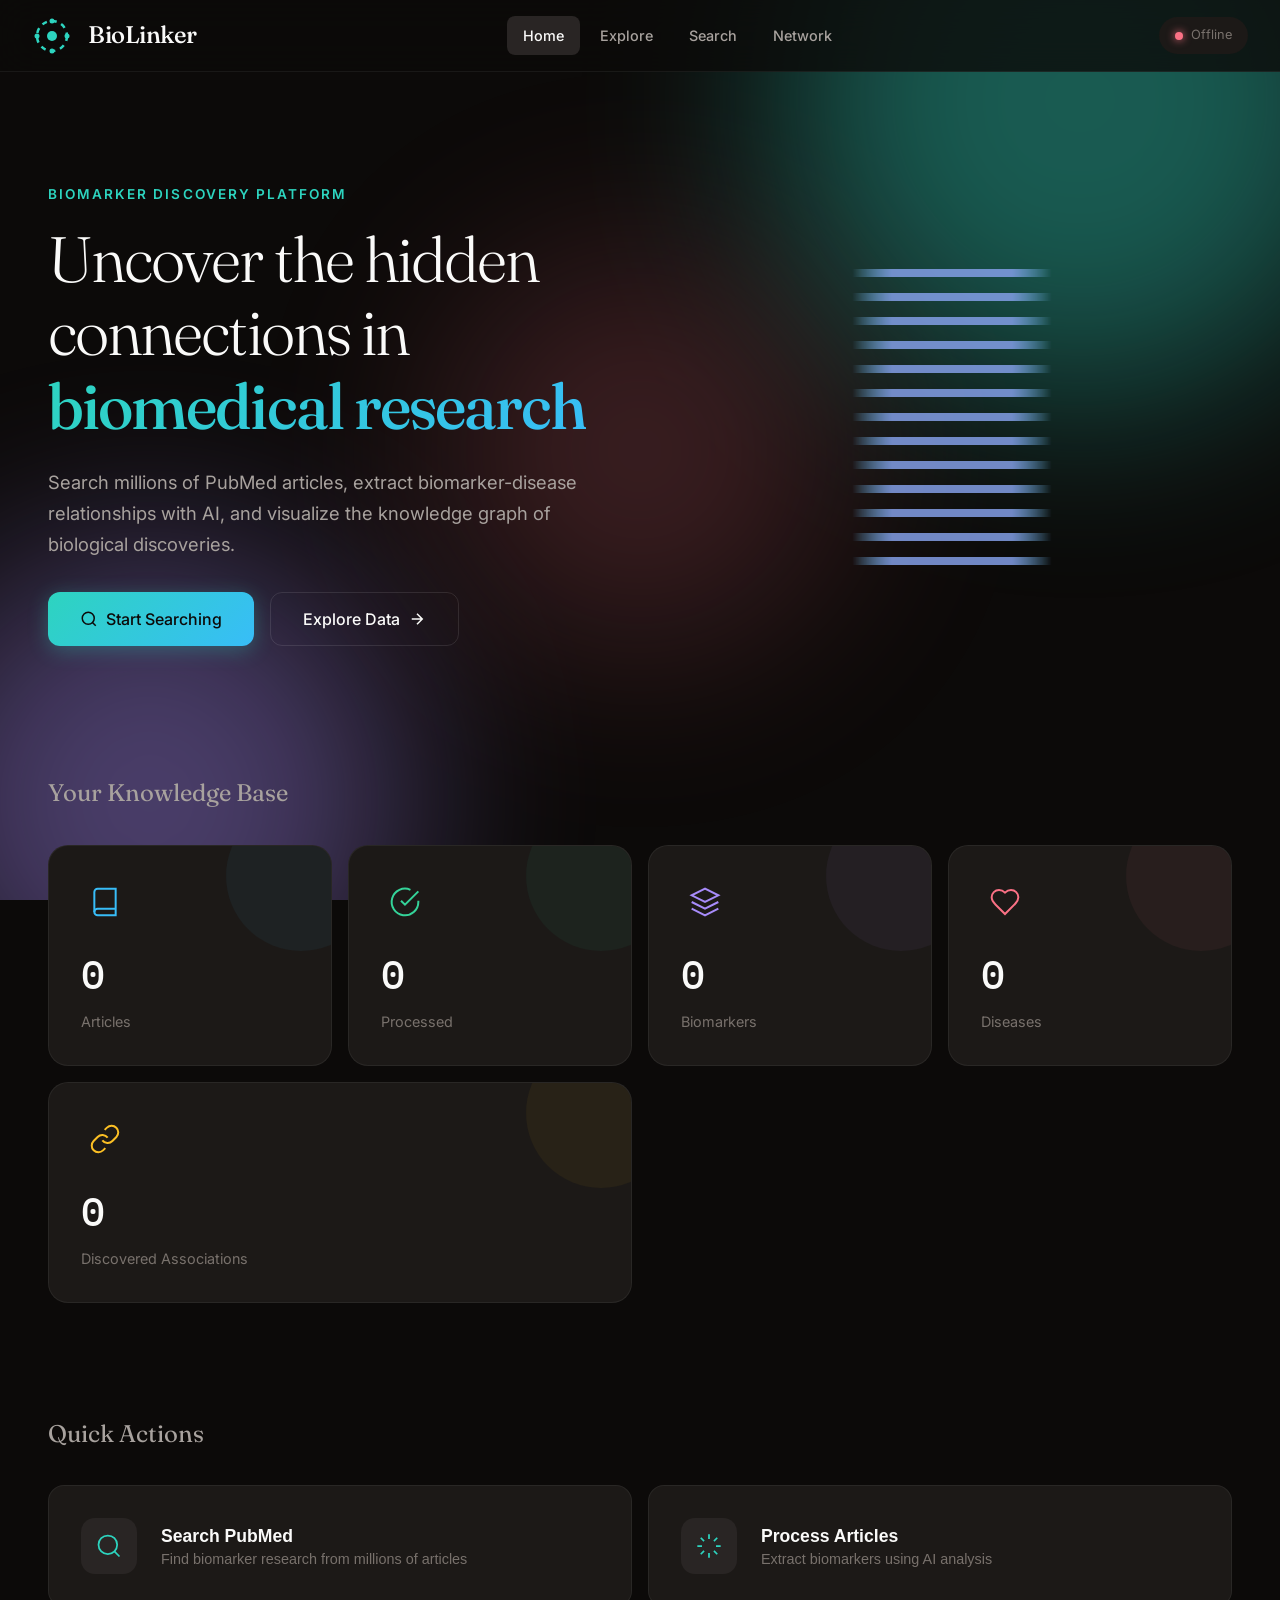
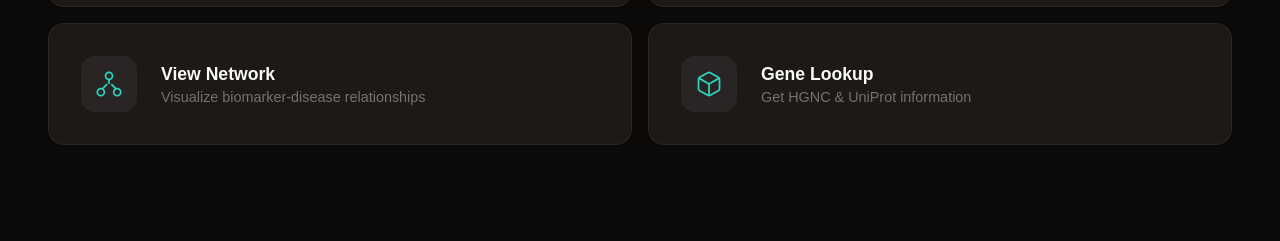
<file: frontend/index.html>
<!DOCTYPE html>
<html lang="en">
<head>
    <meta charset="UTF-8">
    <meta name="viewport" content="width=device-width, initial-scale=1.0">
    <title>BioLinker — Discover Biomarker Connections</title>
    <link rel="preconnect" href="https://fonts.googleapis.com">
    <link rel="preconnect" href="https://fonts.gstatic.com" crossorigin>
    <link href="https://fonts.googleapis.com/css2?family=Fraunces:ital,opsz,wght@0,9..144,300;0,9..144,500;0,9..144,700;1,9..144,400&family=Inter:wght@400;500;600&family=IBM+Plex+Mono:wght@400;500&display=swap" rel="stylesheet">
    <link rel="stylesheet" href="styles.css">
</head>
<body>
    <!-- Ambient Background -->
    <div class="ambient-bg">
        <div class="orb orb-1"></div>
        <div class="orb orb-2"></div>
        <div class="orb orb-3"></div>
    </div>

    <div class="app">
        <!-- Top Navigation Bar -->
        <header class="topbar">
            <div class="topbar-left">
                <a href="#" class="brand" onclick="switchView('home'); return false;">
                    <div class="brand-icon">
                        <svg viewBox="0 0 32 32" fill="none">
                            <circle cx="16" cy="16" r="4" fill="currentColor"/>
                            <circle cx="16" cy="16" r="12" stroke="currentColor" stroke-width="2" stroke-dasharray="4 4"/>
                            <circle cx="16" cy="4" r="2" fill="currentColor"/>
                            <circle cx="16" cy="28" r="2" fill="currentColor"/>
                            <circle cx="4" cy="16" r="2" fill="currentColor"/>
                            <circle cx="28" cy="16" r="2" fill="currentColor"/>
                        </svg>
                    </div>
                    <span>BioLinker</span>
                </a>
            </div>
            
            <nav class="topbar-nav">
                <a href="#" class="nav-link active" data-view="home">Home</a>
                <a href="#" class="nav-link" data-view="explore">Explore</a>
                <a href="#" class="nav-link" data-view="search">Search</a>
                <a href="#" class="nav-link" data-view="network">Network</a>
            </nav>
            
            <div class="topbar-right">
                <div class="connection-status" id="connection-status">
                    <span class="status-dot"></span>
                    <span class="status-text">Connecting</span>
                </div>
            </div>
        </header>

        <!-- Main Content -->
        <main class="main">
            <!-- Home View -->
            <section id="home-view" class="view active">
                <div class="hero">
                    <div class="hero-content">
                        <p class="hero-eyebrow">Biomarker Discovery Platform</p>
                        <h1 class="hero-title">
                            Uncover the hidden connections in 
                            <span class="highlight">biomedical research</span>
                        </h1>
                        <p class="hero-description">
                            Search millions of PubMed articles, extract biomarker-disease relationships with AI, 
                            and visualize the knowledge graph of biological discoveries.
                        </p>
                        <div class="hero-actions">
                            <button class="btn btn-primary btn-lg" onclick="switchView('search')">
                                <svg viewBox="0 0 24 24" fill="none" stroke="currentColor" stroke-width="2">
                                    <circle cx="11" cy="11" r="8"/>
                                    <path d="M21 21l-4.35-4.35"/>
                                </svg>
                                Start Searching
                            </button>
                            <button class="btn btn-ghost btn-lg" onclick="switchView('explore')">
                                Explore Data
                                <svg viewBox="0 0 24 24" fill="none" stroke="currentColor" stroke-width="2">
                                    <path d="M5 12h14M12 5l7 7-7 7"/>
                                </svg>
                            </button>
                        </div>
                    </div>
                    
                    <div class="hero-visual">
                        <div class="dna-helix">
                            <div class="strand strand-1"></div>
                            <div class="strand strand-2"></div>
                        </div>
                    </div>
                </div>

                <!-- Stats Section -->
                <div class="stats-section">
                    <h2 class="section-title">Your Knowledge Base</h2>
                    <div class="stats-grid">
                        <div class="stat-card" style="--accent: var(--blue);">
                            <div class="stat-visual">
                                <svg viewBox="0 0 24 24" fill="none" stroke="currentColor" stroke-width="1.5">
                                    <path d="M4 19.5A2.5 2.5 0 016.5 17H20"/>
                                    <path d="M6.5 2H20v20H6.5A2.5 2.5 0 014 19.5v-15A2.5 2.5 0 016.5 2z"/>
                                </svg>
                            </div>
                            <div class="stat-info">
                                <span class="stat-number" id="stat-articles">0</span>
                                <span class="stat-label">Articles</span>
                            </div>
                            <div class="stat-bg"></div>
                        </div>
                        
                        <div class="stat-card" style="--accent: var(--emerald);">
                            <div class="stat-visual">
                                <svg viewBox="0 0 24 24" fill="none" stroke="currentColor" stroke-width="1.5">
                                    <path d="M22 11.08V12a10 10 0 11-5.93-9.14"/>
                                    <path d="M22 4L12 14.01l-3-3"/>
                                </svg>
                            </div>
                            <div class="stat-info">
                                <span class="stat-number" id="stat-processed">0</span>
                                <span class="stat-label">Processed</span>
                            </div>
                            <div class="stat-bg"></div>
                        </div>
                        
                        <div class="stat-card" style="--accent: var(--violet);">
                            <div class="stat-visual">
                                <svg viewBox="0 0 24 24" fill="none" stroke="currentColor" stroke-width="1.5">
                                    <path d="M12 2L2 7l10 5 10-5-10-5z"/>
                                    <path d="M2 17l10 5 10-5"/>
                                    <path d="M2 12l10 5 10-5"/>
                                </svg>
                            </div>
                            <div class="stat-info">
                                <span class="stat-number" id="stat-markers">0</span>
                                <span class="stat-label">Biomarkers</span>
                            </div>
                            <div class="stat-bg"></div>
                        </div>
                        
                        <div class="stat-card" style="--accent: var(--rose);">
                            <div class="stat-visual">
                                <svg viewBox="0 0 24 24" fill="none" stroke="currentColor" stroke-width="1.5">
                                    <path d="M19 14c1.49-1.46 3-3.21 3-5.5A5.5 5.5 0 0016.5 3c-1.76 0-3 .5-4.5 2-1.5-1.5-2.74-2-4.5-2A5.5 5.5 0 002 8.5c0 2.3 1.5 4.05 3 5.5l7 7 7-7z"/>
                                </svg>
                            </div>
                            <div class="stat-info">
                                <span class="stat-number" id="stat-diseases">0</span>
                                <span class="stat-label">Diseases</span>
                            </div>
                            <div class="stat-bg"></div>
                        </div>
                        
                        <div class="stat-card stat-card-wide" style="--accent: var(--amber);">
                            <div class="stat-visual">
                                <svg viewBox="0 0 24 24" fill="none" stroke="currentColor" stroke-width="1.5">
                                    <path d="M10 13a5 5 0 007.54.54l3-3a5 5 0 00-7.07-7.07l-1.72 1.71"/>
                                    <path d="M14 11a5 5 0 00-7.54-.54l-3 3a5 5 0 007.07 7.07l1.71-1.71"/>
                                </svg>
                            </div>
                            <div class="stat-info">
                                <span class="stat-number" id="stat-associations">0</span>
                                <span class="stat-label">Discovered Associations</span>
                            </div>
                            <div class="stat-bg"></div>
                        </div>
                    </div>
                </div>

                <!-- Quick Actions -->
                <div class="actions-section">
                    <h2 class="section-title">Quick Actions</h2>
                    <div class="actions-grid">
                        <button class="action-card" onclick="switchView('search')">
                            <div class="action-icon">
                                <svg viewBox="0 0 24 24" fill="none" stroke="currentColor" stroke-width="1.5">
                                    <circle cx="11" cy="11" r="8"/>
                                    <path d="M21 21l-4.35-4.35"/>
                                </svg>
                            </div>
                            <div class="action-content">
                                <h3>Search PubMed</h3>
                                <p>Find biomarker research from millions of articles</p>
                            </div>
                            <svg class="action-arrow" viewBox="0 0 24 24" fill="none" stroke="currentColor" stroke-width="2">
                                <path d="M5 12h14M12 5l7 7-7 7"/>
                            </svg>
                        </button>
                        
                        <button class="action-card" onclick="processArticles()">
                            <div class="action-icon">
                                <svg viewBox="0 0 24 24" fill="none" stroke="currentColor" stroke-width="1.5">
                                    <path d="M12 2v4m0 12v4M4.93 4.93l2.83 2.83m8.48 8.48l2.83 2.83M2 12h4m12 0h4M4.93 19.07l2.83-2.83m8.48-8.48l2.83-2.83"/>
                                </svg>
                            </div>
                            <div class="action-content">
                                <h3>Process Articles</h3>
                                <p>Extract biomarkers using AI analysis</p>
                            </div>
                            <svg class="action-arrow" viewBox="0 0 24 24" fill="none" stroke="currentColor" stroke-width="2">
                                <path d="M5 12h14M12 5l7 7-7 7"/>
                            </svg>
                        </button>
                        
                        <button class="action-card" onclick="switchView('network')">
                            <div class="action-icon">
                                <svg viewBox="0 0 24 24" fill="none" stroke="currentColor" stroke-width="1.5">
                                    <circle cx="12" cy="5" r="3"/>
                                    <circle cx="5" cy="19" r="3"/>
                                    <circle cx="19" cy="19" r="3"/>
                                    <path d="M12 8v4m-5.2 3.8l3.6-3.6m7.2 3.6l-3.6-3.6"/>
                                </svg>
                            </div>
                            <div class="action-content">
                                <h3>View Network</h3>
                                <p>Visualize biomarker-disease relationships</p>
                            </div>
                            <svg class="action-arrow" viewBox="0 0 24 24" fill="none" stroke="currentColor" stroke-width="2">
                                <path d="M5 12h14M12 5l7 7-7 7"/>
                            </svg>
                        </button>
                        
                        <button class="action-card" onclick="openEnrichModal()">
                            <div class="action-icon">
                                <svg viewBox="0 0 24 24" fill="none" stroke="currentColor" stroke-width="1.5">
                                    <path d="M21 16V8a2 2 0 00-1-1.73l-7-4a2 2 0 00-2 0l-7 4A2 2 0 003 8v8a2 2 0 001 1.73l7 4a2 2 0 002 0l7-4A2 2 0 0021 16z"/>
                                    <path d="M3.27 6.96L12 12.01l8.73-5.05M12 22.08V12"/>
                                </svg>
                            </div>
                            <div class="action-content">
                                <h3>Gene Lookup</h3>
                                <p>Get HGNC & UniProt information</p>
                            </div>
                            <svg class="action-arrow" viewBox="0 0 24 24" fill="none" stroke="currentColor" stroke-width="2">
                                <path d="M5 12h14M12 5l7 7-7 7"/>
                            </svg>
                        </button>
                    </div>
                </div>
            </section>

            <!-- Explore View -->
            <section id="explore-view" class="view">
                <div class="page-header">
                    <div>
                        <h1 class="page-title">Explore Your Data</h1>
                        <p class="page-subtitle">Browse biomarkers, diseases, and articles in your knowledge base</p>
                    </div>
                </div>

                <div class="tabs">
                    <button class="tab active" data-tab="markers">
                        <svg viewBox="0 0 24 24" fill="none" stroke="currentColor" stroke-width="2">
                            <path d="M12 2L2 7l10 5 10-5-10-5z"/>
                            <path d="M2 17l10 5 10-5"/>
                        </svg>
                        Biomarkers
                    </button>
                    <button class="tab" data-tab="diseases">
                        <svg viewBox="0 0 24 24" fill="none" stroke="currentColor" stroke-width="2">
                            <path d="M19 14c1.49-1.46 3-3.21 3-5.5A5.5 5.5 0 0016.5 3c-1.76 0-3 .5-4.5 2-1.5-1.5-2.74-2-4.5-2A5.5 5.5 0 002 8.5c0 2.3 1.5 4.05 3 5.5l7 7 7-7z"/>
                        </svg>
                        Diseases
                    </button>
                    <button class="tab" data-tab="articles">
                        <svg viewBox="0 0 24 24" fill="none" stroke="currentColor" stroke-width="2">
                            <path d="M4 19.5A2.5 2.5 0 016.5 17H20"/>
                            <path d="M6.5 2H20v20H6.5A2.5 2.5 0 014 19.5v-15A2.5 2.5 0 016.5 2z"/>
                        </svg>
                        Articles
                    </button>
                </div>

                <div class="search-bar">
                    <svg viewBox="0 0 24 24" fill="none" stroke="currentColor" stroke-width="2">
                        <circle cx="11" cy="11" r="8"/>
                        <path d="M21 21l-4.35-4.35"/>
                    </svg>
                    <input type="text" id="explore-search" placeholder="Search markers, diseases, or articles...">
                </div>

                <div class="tab-content active" id="markers-content">
                    <div id="markers-list" class="data-grid">
                        <div class="empty-state">
                            <div class="empty-icon">
                                <svg viewBox="0 0 24 24" fill="none" stroke="currentColor" stroke-width="1">
                                    <path d="M12 2L2 7l10 5 10-5-10-5z"/>
                                    <path d="M2 17l10 5 10-5"/>
                                    <path d="M2 12l10 5 10-5"/>
                                </svg>
                            </div>
                            <h3>No biomarkers yet</h3>
                            <p>Search PubMed and process articles to discover biomarkers</p>
                            <button class="btn btn-primary" onclick="switchView('search')">Start Searching</button>
                        </div>
                    </div>
                </div>

                <div class="tab-content" id="diseases-content">
                    <div id="diseases-list" class="data-grid">
                        <div class="empty-state">
                            <div class="empty-icon">
                                <svg viewBox="0 0 24 24" fill="none" stroke="currentColor" stroke-width="1">
                                    <path d="M19 14c1.49-1.46 3-3.21 3-5.5A5.5 5.5 0 0016.5 3c-1.76 0-3 .5-4.5 2-1.5-1.5-2.74-2-4.5-2A5.5 5.5 0 002 8.5c0 2.3 1.5 4.05 3 5.5l7 7 7-7z"/>
                                </svg>
                            </div>
                            <h3>No diseases yet</h3>
                            <p>Process articles to extract disease associations</p>
                        </div>
                    </div>
                </div>

                <div class="tab-content" id="articles-content">
                    <div class="articles-toolbar">
                        <label class="toggle">
                            <input type="checkbox" id="processed-only">
                            <span class="toggle-slider"></span>
                            <span class="toggle-label">Show processed only</span>
                        </label>
                    </div>
                    <div id="articles-list" class="articles-grid">
                        <div class="empty-state">
                            <div class="empty-icon">
                                <svg viewBox="0 0 24 24" fill="none" stroke="currentColor" stroke-width="1">
                                    <path d="M4 19.5A2.5 2.5 0 016.5 17H20"/>
                                    <path d="M6.5 2H20v20H6.5A2.5 2.5 0 014 19.5v-15A2.5 2.5 0 016.5 2z"/>
                                </svg>
                            </div>
                            <h3>No articles yet</h3>
                            <p>Search PubMed to import articles</p>
                            <button class="btn btn-primary" onclick="switchView('search')">Search PubMed</button>
                        </div>
                    </div>
                </div>
            </section>

            <!-- Search View -->
            <section id="search-view" class="view">
                <div class="page-header centered">
                    <h1 class="page-title">Search PubMed</h1>
                    <p class="page-subtitle">Find biomarker research from millions of scientific articles</p>
                </div>

                <div class="search-hero">
                    <div class="search-input-wrapper">
                        <svg viewBox="0 0 24 24" fill="none" stroke="currentColor" stroke-width="2">
                            <circle cx="11" cy="11" r="8"/>
                            <path d="M21 21l-4.35-4.35"/>
                        </svg>
                        <input type="text" id="search-query" placeholder="e.g., BRCA1 breast cancer biomarker">
                        <button class="search-submit" onclick="searchPubMed()">
                            Search
                            <svg viewBox="0 0 24 24" fill="none" stroke="currentColor" stroke-width="2">
                                <path d="M5 12h14M12 5l7 7-7 7"/>
                            </svg>
                        </button>
                    </div>
                    
                    <div class="search-suggestions">
                        <span>Try:</span>
                        <button onclick="setSearchQuery('biomarker cancer diagnosis')">cancer diagnosis</button>
                        <button onclick="setSearchQuery('miRNA cardiovascular disease')">miRNA cardiovascular</button>
                        <button onclick="setSearchQuery('Alzheimer protein marker')">Alzheimer proteins</button>
                        <button onclick="setSearchQuery('diabetes gene expression')">diabetes genes</button>
                    </div>
                </div>

                <div class="search-options">
                    <div class="option-group">
                        <label>Maximum Results</label>
                        <div class="select-wrapper">
                            <select id="max-results">
                                <option value="20">20 articles</option>
                                <option value="50">50 articles</option>
                                <option value="100" selected>100 articles</option>
                                <option value="500">500 articles</option>
                            </select>
                        </div>
                    </div>
                    
                    <div class="option-group">
                        <label>Focus Disease</label>
                        <input type="text" id="disease-filter" placeholder="Any disease">
                    </div>
                    
                    <div class="option-group">
                        <label>Marker Type</label>
                        <div class="select-wrapper">
                            <select id="marker-type-filter">
                                <option value="">All types</option>
                                <option value="gene">Genes</option>
                                <option value="protein">Proteins</option>
                                <option value="mirna">miRNAs</option>
                                <option value="metabolite">Metabolites</option>
                            </select>
                        </div>
                    </div>
                </div>

                <div id="search-results" class="search-results">
                    <div class="search-placeholder">
                        <div class="placeholder-visual">
                            <svg viewBox="0 0 120 120" fill="none">
                                <circle cx="60" cy="60" r="40" stroke="currentColor" stroke-width="2" stroke-dasharray="8 8" opacity="0.3"/>
                                <circle cx="60" cy="60" r="20" stroke="currentColor" stroke-width="2" opacity="0.5"/>
                                <circle cx="60" cy="60" r="4" fill="currentColor"/>
                            </svg>
                        </div>
                        <h3>Ready to discover</h3>
                        <p>Enter your search query above to find biomarker research</p>
                    </div>
                </div>
            </section>

            <!-- Network View -->
            <section id="network-view" class="view">
                <div class="page-header">
                    <div>
                        <h1 class="page-title">Knowledge Network</h1>
                        <p class="page-subtitle">Visualize connections between biomarkers and diseases</p>
                    </div>
                </div>

                <div class="network-toolbar">
                    <div class="network-search">
                        <svg viewBox="0 0 24 24" fill="none" stroke="currentColor" stroke-width="2">
                            <circle cx="11" cy="11" r="8"/>
                            <path d="M21 21l-4.35-4.35"/>
                        </svg>
                        <input type="text" id="network-search" placeholder="Enter marker or disease name...">
                    </div>
                    <div class="network-type-toggle">
                        <button class="type-btn active" data-type="marker">
                            <svg viewBox="0 0 24 24" fill="none" stroke="currentColor" stroke-width="2">
                                <path d="M12 2L2 7l10 5 10-5-10-5z"/>
                            </svg>
                            Marker
                        </button>
                        <button class="type-btn" data-type="disease">
                            <svg viewBox="0 0 24 24" fill="none" stroke="currentColor" stroke-width="2">
                                <path d="M19 14c1.49-1.46 3-3.21 3-5.5A5.5 5.5 0 0016.5 3c-1.76 0-3 .5-4.5 2-1.5-1.5-2.74-2-4.5-2A5.5 5.5 0 002 8.5c0 2.3 1.5 4.05 3 5.5l7 7 7-7z"/>
                            </svg>
                            Disease
                        </button>
                    </div>
                    <button class="btn btn-primary" onclick="loadNetwork()">
                        Visualize
                    </button>
                </div>

                <div id="network-container" class="network-canvas">
                    <div class="network-placeholder">
                        <div class="placeholder-nodes">
                            <div class="node node-1"></div>
                            <div class="node node-2"></div>
                            <div class="node node-3"></div>
                            <div class="node node-4"></div>
                            <div class="node node-center"></div>
                            <svg class="placeholder-lines" viewBox="0 0 200 200">
                                <line x1="100" y1="100" x2="30" y2="40" stroke="currentColor" stroke-width="1" opacity="0.3"/>
                                <line x1="100" y1="100" x2="170" y2="50" stroke="currentColor" stroke-width="1" opacity="0.3"/>
                                <line x1="100" y1="100" x2="40" y2="160" stroke="currentColor" stroke-width="1" opacity="0.3"/>
                                <line x1="100" y1="100" x2="160" y2="150" stroke="currentColor" stroke-width="1" opacity="0.3"/>
                            </svg>
                        </div>
                        <h3>Explore Connections</h3>
                        <p>Search for a biomarker or disease to visualize its relationship network</p>
                    </div>
                </div>

                <div class="network-legend">
                    <div class="legend-item">
                        <span class="legend-dot" style="background: var(--violet);"></span>
                        <span>Biomarkers</span>
                    </div>
                    <div class="legend-item">
                        <span class="legend-dot" style="background: var(--rose);"></span>
                        <span>Diseases</span>
                    </div>
                    <div class="legend-item">
                        <span class="legend-line"></span>
                        <span>Association</span>
                    </div>
                </div>
            </section>
        </main>
    </div>

    <!-- Auth Modal -->
    <div id="auth-modal" class="modal">
        <div class="modal-backdrop" onclick="closeAuthModal()"></div>
        <div class="modal-content" style="max-width: 420px;">
            <button class="modal-close" onclick="closeAuthModal()">
                <svg viewBox="0 0 24 24" fill="none" stroke="currentColor" stroke-width="2">
                    <path d="M18 6L6 18M6 6l12 12"/>
                </svg>
            </button>
            <div class="modal-header">
                <h2 id="auth-title">Sign In</h2>
                <p id="auth-subtitle">Welcome back to BioLinker</p>
            </div>
            <div class="modal-body">
                <form id="auth-form" onsubmit="handleAuth(event)">
                    <div class="form-group" id="name-group" style="display: none;">
                        <label>Full Name</label>
                        <input type="text" id="auth-name" placeholder="Your name">
                    </div>
                    <div class="form-group">
                        <label>Email</label>
                        <input type="email" id="auth-email" placeholder="you@example.com" required>
                    </div>
                    <div class="form-group">
                        <label>Password</label>
                        <input type="password" id="auth-password" placeholder="••••••••" required minlength="8">
                    </div>
                    <div class="form-group" id="org-group" style="display: none;">
                        <label>Organization (optional)</label>
                        <input type="text" id="auth-org" placeholder="Your institution">
                    </div>
                    <button type="submit" class="btn btn-primary" style="width: 100%; margin-top: 1rem;">
                        <span id="auth-btn-text">Sign In</span>
                    </button>
                </form>
                <div style="text-align: center; margin-top: 1.5rem; color: var(--text-muted);">
                    <span id="auth-switch-text">Don't have an account?</span>
                    <button onclick="toggleAuthMode()" style="background: none; border: none; color: var(--teal); cursor: pointer; font-weight: 500;">
                        <span id="auth-switch-btn">Sign Up</span>
                    </button>
                </div>
            </div>
        </div>
    </div>
    
    <!-- Gene Lookup Modal -->
    <div id="enrich-modal" class="modal">
        <div class="modal-backdrop" onclick="closeEnrichModal()"></div>
        <div class="modal-content">
            <button class="modal-close" onclick="closeEnrichModal()">
                <svg viewBox="0 0 24 24" fill="none" stroke="currentColor" stroke-width="2">
                    <path d="M18 6L6 18M6 6l12 12"/>
                </svg>
            </button>
            <div class="modal-header">
                <h2>Gene & Protein Lookup</h2>
                <p>Get detailed information from HGNC and UniProt databases</p>
            </div>
            <div class="modal-body">
                <div class="lookup-form">
                    <div class="lookup-input">
                        <input type="text" id="enrich-symbol" placeholder="Enter gene symbol (e.g., BRCA1, TP53)">
                        <button class="btn btn-primary" onclick="enrichMarker()">
                            Look Up
                        </button>
                    </div>
                    <div class="lookup-examples">
                        <span>Examples:</span>
                        <button onclick="setEnrichSymbol('BRCA1')">BRCA1</button>
                        <button onclick="setEnrichSymbol('TP53')">TP53</button>
                        <button onclick="setEnrichSymbol('EGFR')">EGFR</button>
                        <button onclick="setEnrichSymbol('IL6')">IL6</button>
                    </div>
                </div>
                <div id="enrich-results" class="lookup-results"></div>
            </div>
        </div>
    </div>

    <!-- Toast Container -->
    <div id="toast-container"></div>

    <script src="app.js"></script>
</body>
</html>
</file>
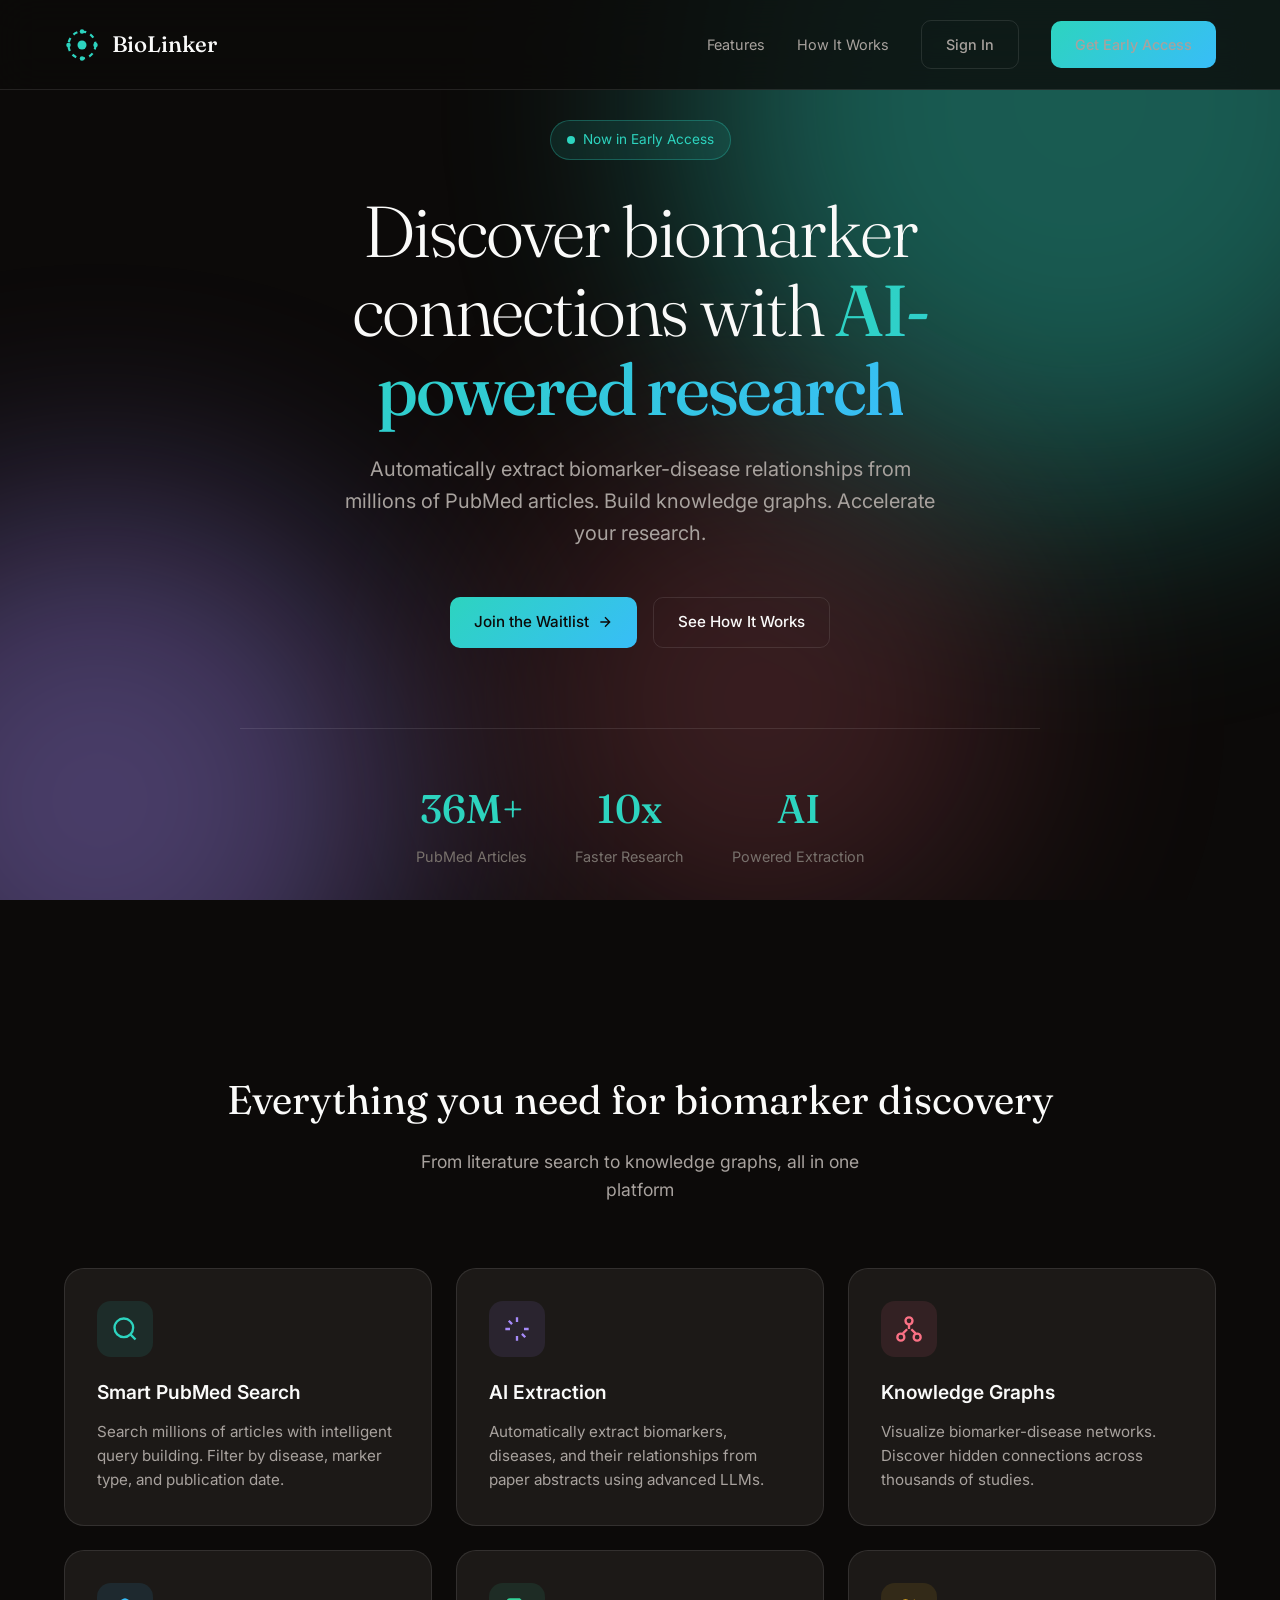
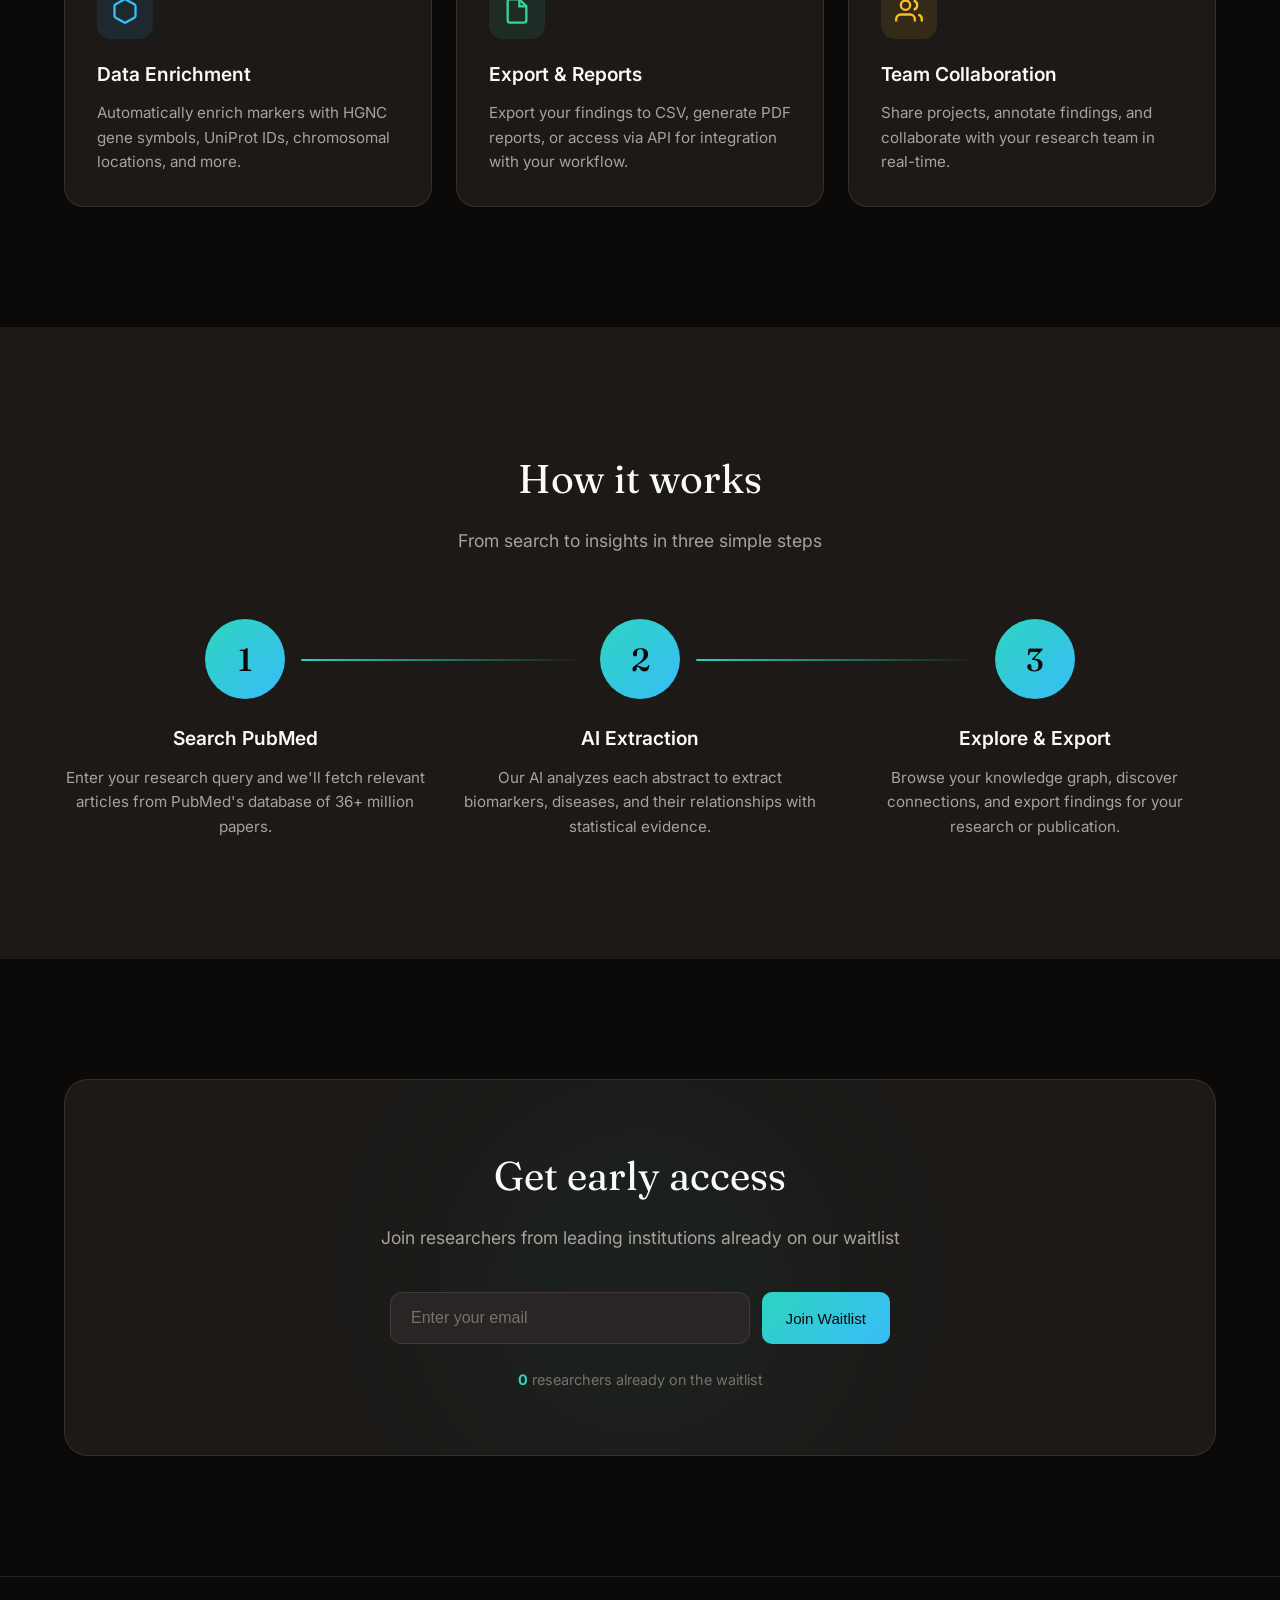
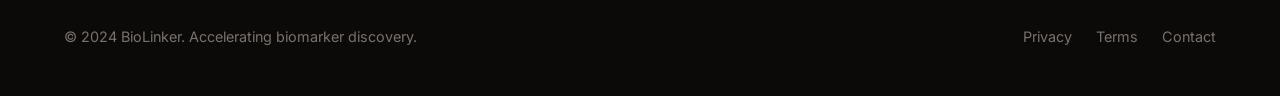
<file: frontend/landing.html>
<!DOCTYPE html>
<html lang="en">
<head>
    <meta charset="UTF-8">
    <meta name="viewport" content="width=device-width, initial-scale=1.0">
    <title>BioLinker — AI-Powered Biomarker Discovery</title>
    <meta name="description" content="Discover biomarker-disease relationships from millions of research papers using AI. Accelerate your research with automated extraction and knowledge graphs.">
    
    <link rel="preconnect" href="https://fonts.googleapis.com">
    <link rel="preconnect" href="https://fonts.gstatic.com" crossorigin>
    <link href="https://fonts.googleapis.com/css2?family=Fraunces:ital,opsz,wght@0,9..144,300;0,9..144,500;0,9..144,700;1,9..144,400&family=Inter:wght@400;500;600&display=swap" rel="stylesheet">
    
    <style>
        :root {
            --bg-base: #0c0a09;
            --bg-elevated: #1c1917;
            --bg-surface: #292524;
            --text-primary: #fafaf9;
            --text-secondary: #a8a29e;
            --text-muted: #78716c;
            --teal: #2dd4bf;
            --blue: #38bdf8;
            --violet: #a78bfa;
            --rose: #fb7185;
            --emerald: #34d399;
            --amber: #fbbf24;
            --border: rgba(255,255,255,0.1);
            --gradient: linear-gradient(135deg, var(--teal) 0%, var(--blue) 100%);
            --font-display: 'Fraunces', Georgia, serif;
            --font-body: 'Inter', sans-serif;
        }
        
        * { box-sizing: border-box; margin: 0; padding: 0; }
        
        html { scroll-behavior: smooth; }
        
        body {
            font-family: var(--font-body);
            background: var(--bg-base);
            color: var(--text-primary);
            line-height: 1.6;
            overflow-x: hidden;
        }
        
        /* Ambient Background */
        .ambient {
            position: fixed;
            inset: 0;
            overflow: hidden;
            pointer-events: none;
            z-index: 0;
        }
        
        .orb {
            position: absolute;
            border-radius: 50%;
            filter: blur(120px);
            opacity: 0.4;
            animation: float 25s ease-in-out infinite;
        }
        
        .orb-1 { width: 800px; height: 800px; background: var(--teal); top: -300px; right: -200px; }
        .orb-2 { width: 600px; height: 600px; background: var(--violet); bottom: -200px; left: -200px; animation-delay: -10s; }
        .orb-3 { width: 500px; height: 500px; background: var(--rose); top: 50%; left: 40%; opacity: 0.2; animation-delay: -20s; }
        
        @keyframes float {
            0%, 100% { transform: translate(0, 0) scale(1); }
            33% { transform: translate(40px, -40px) scale(1.05); }
            66% { transform: translate(-30px, 30px) scale(0.95); }
        }
        
        /* Layout */
        .container {
            max-width: 1200px;
            margin: 0 auto;
            padding: 0 24px;
            position: relative;
            z-index: 1;
        }
        
        /* Navigation */
        .nav {
            position: fixed;
            top: 0;
            left: 0;
            right: 0;
            z-index: 100;
            padding: 20px 0;
            background: rgba(12, 10, 9, 0.8);
            backdrop-filter: blur(20px);
            border-bottom: 1px solid var(--border);
        }
        
        .nav-inner {
            display: flex;
            justify-content: space-between;
            align-items: center;
        }
        
        .logo {
            display: flex;
            align-items: center;
            gap: 12px;
            text-decoration: none;
            color: var(--text-primary);
        }
        
        .logo-icon {
            width: 36px;
            height: 36px;
            color: var(--teal);
        }
        
        .logo-text {
            font-family: var(--font-display);
            font-size: 1.4rem;
            font-weight: 500;
        }
        
        .nav-links {
            display: flex;
            gap: 32px;
            align-items: center;
        }
        
        .nav-links a {
            color: var(--text-secondary);
            text-decoration: none;
            font-size: 0.9rem;
            transition: color 0.2s;
        }
        
        .nav-links a:hover { color: var(--text-primary); }
        
        .btn {
            display: inline-flex;
            align-items: center;
            gap: 8px;
            padding: 12px 24px;
            border-radius: 10px;
            font-size: 0.95rem;
            font-weight: 500;
            text-decoration: none;
            cursor: pointer;
            transition: all 0.2s;
            border: none;
        }
        
        .btn-primary {
            background: var(--gradient);
            color: var(--bg-base);
        }
        
        .btn-primary:hover {
            transform: translateY(-2px);
            box-shadow: 0 8px 30px rgba(45, 212, 191, 0.3);
        }
        
        .btn-ghost {
            background: transparent;
            color: var(--text-primary);
            border: 1px solid var(--border);
        }
        
        .btn-ghost:hover {
            background: var(--bg-surface);
        }
        
        /* Hero */
        .hero {
            min-height: 100vh;
            display: flex;
            align-items: center;
            padding: 120px 0 80px;
        }
        
        .hero-content {
            max-width: 800px;
            text-align: center;
            margin: 0 auto;
        }
        
        .hero-badge {
            display: inline-flex;
            align-items: center;
            gap: 8px;
            padding: 8px 16px;
            background: rgba(45, 212, 191, 0.1);
            border: 1px solid rgba(45, 212, 191, 0.3);
            border-radius: 50px;
            font-size: 0.85rem;
            color: var(--teal);
            margin-bottom: 32px;
        }
        
        .hero-badge::before {
            content: '';
            width: 8px;
            height: 8px;
            background: var(--teal);
            border-radius: 50%;
            animation: pulse 2s infinite;
        }
        
        @keyframes pulse {
            0%, 100% { opacity: 1; }
            50% { opacity: 0.5; }
        }
        
        .hero h1 {
            font-family: var(--font-display);
            font-size: clamp(2.5rem, 6vw, 4.5rem);
            font-weight: 300;
            line-height: 1.1;
            letter-spacing: -0.03em;
            margin-bottom: 24px;
        }
        
        .hero h1 .gradient {
            background: var(--gradient);
            -webkit-background-clip: text;
            -webkit-text-fill-color: transparent;
            background-clip: text;
            font-weight: 500;
        }
        
        .hero p {
            font-size: 1.25rem;
            color: var(--text-secondary);
            margin-bottom: 48px;
            max-width: 600px;
            margin-left: auto;
            margin-right: auto;
        }
        
        .hero-cta {
            display: flex;
            gap: 16px;
            justify-content: center;
            flex-wrap: wrap;
        }
        
        .hero-stats {
            display: flex;
            gap: 48px;
            justify-content: center;
            margin-top: 80px;
            padding-top: 48px;
            border-top: 1px solid var(--border);
        }
        
        .stat {
            text-align: center;
        }
        
        .stat-value {
            font-family: var(--font-display);
            font-size: 2.5rem;
            font-weight: 500;
            color: var(--teal);
        }
        
        .stat-label {
            font-size: 0.9rem;
            color: var(--text-muted);
            margin-top: 4px;
        }
        
        /* Features */
        .features {
            padding: 120px 0;
        }
        
        .section-header {
            text-align: center;
            margin-bottom: 64px;
        }
        
        .section-header h2 {
            font-family: var(--font-display);
            font-size: 2.5rem;
            font-weight: 400;
            margin-bottom: 16px;
        }
        
        .section-header p {
            color: var(--text-secondary);
            font-size: 1.1rem;
            max-width: 500px;
            margin: 0 auto;
        }
        
        .features-grid {
            display: grid;
            grid-template-columns: repeat(3, 1fr);
            gap: 24px;
        }
        
        .feature-card {
            background: var(--bg-elevated);
            border: 1px solid var(--border);
            border-radius: 20px;
            padding: 32px;
            transition: all 0.3s;
        }
        
        .feature-card:hover {
            transform: translateY(-4px);
            border-color: rgba(255,255,255,0.2);
        }
        
        .feature-icon {
            width: 56px;
            height: 56px;
            border-radius: 14px;
            display: flex;
            align-items: center;
            justify-content: center;
            margin-bottom: 20px;
        }
        
        .feature-icon svg {
            width: 28px;
            height: 28px;
        }
        
        .feature-icon.teal { background: rgba(45, 212, 191, 0.1); color: var(--teal); }
        .feature-icon.violet { background: rgba(167, 139, 250, 0.1); color: var(--violet); }
        .feature-icon.rose { background: rgba(251, 113, 133, 0.1); color: var(--rose); }
        .feature-icon.blue { background: rgba(56, 189, 248, 0.1); color: var(--blue); }
        .feature-icon.emerald { background: rgba(52, 211, 153, 0.1); color: var(--emerald); }
        .feature-icon.amber { background: rgba(251, 191, 36, 0.1); color: var(--amber); }
        
        .feature-card h3 {
            font-size: 1.2rem;
            font-weight: 600;
            margin-bottom: 12px;
        }
        
        .feature-card p {
            color: var(--text-secondary);
            font-size: 0.95rem;
            line-height: 1.6;
        }
        
        /* How It Works */
        .how-it-works {
            padding: 120px 0;
            background: var(--bg-elevated);
        }
        
        .steps {
            display: flex;
            gap: 32px;
            margin-top: 64px;
        }
        
        .step {
            flex: 1;
            text-align: center;
            position: relative;
        }
        
        .step:not(:last-child)::after {
            content: '';
            position: absolute;
            top: 40px;
            right: -16px;
            width: calc(100% - 80px);
            height: 2px;
            background: linear-gradient(90deg, var(--teal), transparent);
            transform: translateX(50%);
        }
        
        .step-number {
            width: 80px;
            height: 80px;
            border-radius: 50%;
            background: var(--gradient);
            display: flex;
            align-items: center;
            justify-content: center;
            font-family: var(--font-display);
            font-size: 2rem;
            font-weight: 500;
            color: var(--bg-base);
            margin: 0 auto 24px;
        }
        
        .step h3 {
            font-size: 1.2rem;
            font-weight: 600;
            margin-bottom: 12px;
        }
        
        .step p {
            color: var(--text-secondary);
            font-size: 0.95rem;
        }
        
        /* Waitlist */
        .waitlist {
            padding: 120px 0;
        }
        
        .waitlist-card {
            background: var(--bg-elevated);
            border: 1px solid var(--border);
            border-radius: 24px;
            padding: 64px;
            text-align: center;
            position: relative;
            overflow: hidden;
        }
        
        .waitlist-card::before {
            content: '';
            position: absolute;
            top: 0;
            left: 50%;
            transform: translateX(-50%);
            width: 400px;
            height: 400px;
            background: var(--teal);
            opacity: 0.05;
            border-radius: 50%;
            filter: blur(100px);
        }
        
        .waitlist-card h2 {
            font-family: var(--font-display);
            font-size: 2.5rem;
            font-weight: 400;
            margin-bottom: 16px;
            position: relative;
        }
        
        .waitlist-card > p {
            color: var(--text-secondary);
            font-size: 1.1rem;
            margin-bottom: 40px;
            position: relative;
        }
        
        .waitlist-form {
            display: flex;
            gap: 12px;
            max-width: 500px;
            margin: 0 auto;
            position: relative;
        }
        
        .waitlist-form input {
            flex: 1;
            padding: 16px 20px;
            background: var(--bg-surface);
            border: 1px solid var(--border);
            border-radius: 12px;
            color: var(--text-primary);
            font-size: 1rem;
            outline: none;
            transition: all 0.2s;
        }
        
        .waitlist-form input:focus {
            border-color: var(--teal);
            box-shadow: 0 0 0 3px rgba(45, 212, 191, 0.1);
        }
        
        .waitlist-form input::placeholder {
            color: var(--text-muted);
        }
        
        .waitlist-count {
            margin-top: 24px;
            font-size: 0.9rem;
            color: var(--text-muted);
            position: relative;
        }
        
        .waitlist-count strong {
            color: var(--teal);
        }
        
        /* Footer */
        .footer {
            padding: 48px 0;
            border-top: 1px solid var(--border);
        }
        
        .footer-inner {
            display: flex;
            justify-content: space-between;
            align-items: center;
        }
        
        .footer-text {
            color: var(--text-muted);
            font-size: 0.9rem;
        }
        
        .footer-links {
            display: flex;
            gap: 24px;
        }
        
        .footer-links a {
            color: var(--text-muted);
            text-decoration: none;
            font-size: 0.9rem;
            transition: color 0.2s;
        }
        
        .footer-links a:hover { color: var(--text-primary); }
        
        /* Success message */
        .success-message {
            display: none;
            background: rgba(52, 211, 153, 0.1);
            border: 1px solid var(--emerald);
            border-radius: 12px;
            padding: 16px 24px;
            color: var(--emerald);
            margin-top: 16px;
        }
        
        .success-message.show { display: block; }
        
        /* Responsive */
        @media (max-width: 900px) {
            .features-grid { grid-template-columns: repeat(2, 1fr); }
            .steps { flex-direction: column; gap: 48px; }
            .step:not(:last-child)::after { display: none; }
            .hero-stats { flex-wrap: wrap; gap: 32px; }
        }
        
        @media (max-width: 600px) {
            .nav-links { display: none; }
            .features-grid { grid-template-columns: 1fr; }
            .waitlist-form { flex-direction: column; }
            .waitlist-card { padding: 40px 24px; }
            .hero h1 { font-size: 2rem; }
            .footer-inner { flex-direction: column; gap: 16px; text-align: center; }
        }
    </style>
</head>
<body>
    <div class="ambient">
        <div class="orb orb-1"></div>
        <div class="orb orb-2"></div>
        <div class="orb orb-3"></div>
    </div>
    
    <!-- Navigation -->
    <nav class="nav">
        <div class="container nav-inner">
            <a href="#" class="logo">
                <svg class="logo-icon" viewBox="0 0 32 32" fill="none">
                    <circle cx="16" cy="16" r="4" fill="currentColor"/>
                    <circle cx="16" cy="16" r="12" stroke="currentColor" stroke-width="2" stroke-dasharray="4 4"/>
                    <circle cx="16" cy="4" r="2" fill="currentColor"/>
                    <circle cx="16" cy="28" r="2" fill="currentColor"/>
                    <circle cx="4" cy="16" r="2" fill="currentColor"/>
                    <circle cx="28" cy="16" r="2" fill="currentColor"/>
                </svg>
                <span class="logo-text">BioLinker</span>
            </a>
            <div class="nav-links">
                <a href="#features">Features</a>
                <a href="#how-it-works">How It Works</a>
                <a href="frontend/index.html" class="btn btn-ghost">Sign In</a>
                <a href="#waitlist" class="btn btn-primary">Get Early Access</a>
            </div>
        </div>
    </nav>
    
    <!-- Hero -->
    <section class="hero">
        <div class="container">
            <div class="hero-content">
                <div class="hero-badge">Now in Early Access</div>
                <h1>
                    Discover biomarker connections with <span class="gradient">AI-powered research</span>
                </h1>
                <p>
                    Automatically extract biomarker-disease relationships from millions of PubMed articles. 
                    Build knowledge graphs. Accelerate your research.
                </p>
                <div class="hero-cta">
                    <a href="#waitlist" class="btn btn-primary">
                        Join the Waitlist
                        <svg width="16" height="16" viewBox="0 0 24 24" fill="none" stroke="currentColor" stroke-width="2">
                            <path d="M5 12h14M12 5l7 7-7 7"/>
                        </svg>
                    </a>
                    <a href="#how-it-works" class="btn btn-ghost">See How It Works</a>
                </div>
                <div class="hero-stats">
                    <div class="stat">
                        <div class="stat-value">36M+</div>
                        <div class="stat-label">PubMed Articles</div>
                    </div>
                    <div class="stat">
                        <div class="stat-value">10x</div>
                        <div class="stat-label">Faster Research</div>
                    </div>
                    <div class="stat">
                        <div class="stat-value">AI</div>
                        <div class="stat-label">Powered Extraction</div>
                    </div>
                </div>
            </div>
        </div>
    </section>
    
    <!-- Features -->
    <section class="features" id="features">
        <div class="container">
            <div class="section-header">
                <h2>Everything you need for biomarker discovery</h2>
                <p>From literature search to knowledge graphs, all in one platform</p>
            </div>
            <div class="features-grid">
                <div class="feature-card">
                    <div class="feature-icon teal">
                        <svg viewBox="0 0 24 24" fill="none" stroke="currentColor" stroke-width="2">
                            <circle cx="11" cy="11" r="8"/><path d="M21 21l-4.35-4.35"/>
                        </svg>
                    </div>
                    <h3>Smart PubMed Search</h3>
                    <p>Search millions of articles with intelligent query building. Filter by disease, marker type, and publication date.</p>
                </div>
                <div class="feature-card">
                    <div class="feature-icon violet">
                        <svg viewBox="0 0 24 24" fill="none" stroke="currentColor" stroke-width="2">
                            <path d="M12 2v4m0 12v4M4.93 4.93l2.83 2.83m8.48 8.48l2.83 2.83M2 12h4m12 0h4"/>
                        </svg>
                    </div>
                    <h3>AI Extraction</h3>
                    <p>Automatically extract biomarkers, diseases, and their relationships from paper abstracts using advanced LLMs.</p>
                </div>
                <div class="feature-card">
                    <div class="feature-icon rose">
                        <svg viewBox="0 0 24 24" fill="none" stroke="currentColor" stroke-width="2">
                            <circle cx="12" cy="5" r="3"/><circle cx="5" cy="19" r="3"/><circle cx="19" cy="19" r="3"/>
                            <path d="M12 8v4m-5.2 3.8l3.6-3.6m7.2 3.6l-3.6-3.6"/>
                        </svg>
                    </div>
                    <h3>Knowledge Graphs</h3>
                    <p>Visualize biomarker-disease networks. Discover hidden connections across thousands of studies.</p>
                </div>
                <div class="feature-card">
                    <div class="feature-icon blue">
                        <svg viewBox="0 0 24 24" fill="none" stroke="currentColor" stroke-width="2">
                            <path d="M21 16V8a2 2 0 00-1-1.73l-7-4a2 2 0 00-2 0l-7 4A2 2 0 003 8v8a2 2 0 001 1.73l7 4a2 2 0 002 0l7-4A2 2 0 0021 16z"/>
                        </svg>
                    </div>
                    <h3>Data Enrichment</h3>
                    <p>Automatically enrich markers with HGNC gene symbols, UniProt IDs, chromosomal locations, and more.</p>
                </div>
                <div class="feature-card">
                    <div class="feature-icon emerald">
                        <svg viewBox="0 0 24 24" fill="none" stroke="currentColor" stroke-width="2">
                            <path d="M14 2H6a2 2 0 00-2 2v16a2 2 0 002 2h12a2 2 0 002-2V8z"/><path d="M14 2v6h6"/>
                        </svg>
                    </div>
                    <h3>Export & Reports</h3>
                    <p>Export your findings to CSV, generate PDF reports, or access via API for integration with your workflow.</p>
                </div>
                <div class="feature-card">
                    <div class="feature-icon amber">
                        <svg viewBox="0 0 24 24" fill="none" stroke="currentColor" stroke-width="2">
                            <path d="M17 21v-2a4 4 0 00-4-4H5a4 4 0 00-4 4v2"/><circle cx="9" cy="7" r="4"/>
                            <path d="M23 21v-2a4 4 0 00-3-3.87m-4-12a4 4 0 010 7.75"/>
                        </svg>
                    </div>
                    <h3>Team Collaboration</h3>
                    <p>Share projects, annotate findings, and collaborate with your research team in real-time.</p>
                </div>
            </div>
        </div>
    </section>
    
    <!-- How It Works -->
    <section class="how-it-works" id="how-it-works">
        <div class="container">
            <div class="section-header">
                <h2>How it works</h2>
                <p>From search to insights in three simple steps</p>
            </div>
            <div class="steps">
                <div class="step">
                    <div class="step-number">1</div>
                    <h3>Search PubMed</h3>
                    <p>Enter your research query and we'll fetch relevant articles from PubMed's database of 36+ million papers.</p>
                </div>
                <div class="step">
                    <div class="step-number">2</div>
                    <h3>AI Extraction</h3>
                    <p>Our AI analyzes each abstract to extract biomarkers, diseases, and their relationships with statistical evidence.</p>
                </div>
                <div class="step">
                    <div class="step-number">3</div>
                    <h3>Explore & Export</h3>
                    <p>Browse your knowledge graph, discover connections, and export findings for your research or publication.</p>
                </div>
            </div>
        </div>
    </section>
    
    <!-- Waitlist -->
    <section class="waitlist" id="waitlist">
        <div class="container">
            <div class="waitlist-card">
                <h2>Get early access</h2>
                <p>Join researchers from leading institutions already on our waitlist</p>
                <form class="waitlist-form" id="waitlist-form">
                    <input type="email" name="email" placeholder="Enter your email" required>
                    <button type="submit" class="btn btn-primary">Join Waitlist</button>
                </form>
                <div class="success-message" id="success-message">
                    🎉 You're on the list! We'll be in touch soon.
                </div>
                <div class="waitlist-count">
                    <strong id="waitlist-count">0</strong> researchers already on the waitlist
                </div>
            </div>
        </div>
    </section>
    
    <!-- Footer -->
    <footer class="footer">
        <div class="container footer-inner">
            <div class="footer-text">© 2024 BioLinker. Accelerating biomarker discovery.</div>
            <div class="footer-links">
                <a href="#">Privacy</a>
                <a href="#">Terms</a>
                <a href="#">Contact</a>
            </div>
        </div>
    </footer>
    
    <script>
        const API_BASE = 'http://localhost:8000';
        
        // Load waitlist count
        async function loadWaitlistCount() {
            try {
                const res = await fetch(`${API_BASE}/auth/waitlist/count`);
                const data = await res.json();
                document.getElementById('waitlist-count').textContent = data.count || 0;
            } catch (e) {
                console.log('Could not load waitlist count');
            }
        }
        
        // Handle form submission
        document.getElementById('waitlist-form').addEventListener('submit', async (e) => {
            e.preventDefault();
            const email = e.target.email.value;
            
            try {
                const res = await fetch(`${API_BASE}/auth/waitlist`, {
                    method: 'POST',
                    headers: { 'Content-Type': 'application/json' },
                    body: JSON.stringify({ email }),
                });
                
                if (res.ok) {
                    document.getElementById('success-message').classList.add('show');
                    e.target.reset();
                    loadWaitlistCount();
                } else {
                    const data = await res.json();
                    alert(data.detail || 'Something went wrong');
                }
            } catch (err) {
                alert('Could not connect to server');
            }
        });
        
        // Load count on page load
        loadWaitlistCount();
    </script>
</body>
</html>
</file>
<file: frontend/styles.css>
/* ============================================
   BioLinker — Design System & Styles
   A warm, organic biotech aesthetic
   ============================================ */

/* === CSS Variables === */
:root {
    /* Color Palette - Warm, organic biotech */
    --bg-base: #0c0a09;
    --bg-elevated: #1c1917;
    --bg-surface: #292524;
    --bg-hover: #3f3f46;
    
    --text-primary: #fafaf9;
    --text-secondary: #a8a29e;
    --text-muted: #78716c;
    
    /* Accent Colors */
    --blue: #38bdf8;
    --emerald: #34d399;
    --violet: #a78bfa;
    --rose: #fb7185;
    --amber: #fbbf24;
    --teal: #2dd4bf;
    
    /* Gradients */
    --gradient-primary: linear-gradient(135deg, var(--teal) 0%, var(--blue) 100%);
    --gradient-warm: linear-gradient(135deg, var(--amber) 0%, var(--rose) 100%);
    --gradient-cool: linear-gradient(135deg, var(--violet) 0%, var(--blue) 100%);
    
    /* Borders */
    --border-subtle: rgba(255, 255, 255, 0.06);
    --border-default: rgba(255, 255, 255, 0.1);
    --border-strong: rgba(255, 255, 255, 0.15);
    
    /* Shadows */
    --shadow-sm: 0 1px 2px rgba(0, 0, 0, 0.4);
    --shadow-md: 0 4px 16px rgba(0, 0, 0, 0.5);
    --shadow-lg: 0 12px 40px rgba(0, 0, 0, 0.6);
    --shadow-glow: 0 0 60px rgba(45, 212, 191, 0.15);
    
    /* Typography */
    --font-display: 'Fraunces', Georgia, serif;
    --font-body: 'Inter', -apple-system, BlinkMacSystemFont, sans-serif;
    --font-mono: 'IBM Plex Mono', monospace;
    
    /* Spacing */
    --space-xs: 4px;
    --space-sm: 8px;
    --space-md: 16px;
    --space-lg: 24px;
    --space-xl: 32px;
    --space-2xl: 48px;
    --space-3xl: 64px;
    
    /* Sizing */
    --topbar-height: 72px;
    --max-width: 1400px;
    
    /* Transitions */
    --ease-out: cubic-bezier(0.16, 1, 0.3, 1);
    --duration-fast: 150ms;
    --duration-base: 300ms;
    --duration-slow: 500ms;
}

/* === Reset === */
*, *::before, *::after {
    box-sizing: border-box;
    margin: 0;
    padding: 0;
}

html {
    font-size: 16px;
    -webkit-font-smoothing: antialiased;
    -moz-osx-font-smoothing: grayscale;
    scroll-behavior: smooth;
}

body {
    font-family: var(--font-body);
    background: var(--bg-base);
    color: var(--text-primary);
    line-height: 1.6;
    min-height: 100vh;
    overflow-x: hidden;
}

/* === Ambient Background === */
.ambient-bg {
    position: fixed;
    inset: 0;
    overflow: hidden;
    pointer-events: none;
    z-index: 0;
}

.orb {
    position: absolute;
    border-radius: 50%;
    filter: blur(100px);
    opacity: 0.4;
    animation: float 20s ease-in-out infinite;
}

.orb-1 {
    width: 600px;
    height: 600px;
    background: var(--teal);
    top: -200px;
    right: -100px;
    animation-delay: 0s;
}

.orb-2 {
    width: 500px;
    height: 500px;
    background: var(--violet);
    bottom: -150px;
    left: -100px;
    animation-delay: -7s;
}

.orb-3 {
    width: 400px;
    height: 400px;
    background: var(--rose);
    top: 50%;
    left: 50%;
    transform: translate(-50%, -50%);
    opacity: 0.2;
    animation-delay: -14s;
}

@keyframes float {
    0%, 100% { transform: translate(0, 0) scale(1); }
    25% { transform: translate(30px, -30px) scale(1.05); }
    50% { transform: translate(-20px, 20px) scale(0.95); }
    75% { transform: translate(20px, 30px) scale(1.02); }
}

/* === App Layout === */
.app {
    position: relative;
    z-index: 1;
    min-height: 100vh;
}

/* === Top Bar === */
.topbar {
    position: sticky;
    top: 0;
    z-index: 100;
    height: var(--topbar-height);
    display: flex;
    align-items: center;
    justify-content: space-between;
    padding: 0 var(--space-xl);
    background: rgba(12, 10, 9, 0.8);
    backdrop-filter: blur(20px);
    border-bottom: 1px solid var(--border-subtle);
}

.topbar-left {
    display: flex;
    align-items: center;
}

.brand {
    display: flex;
    align-items: center;
    gap: var(--space-md);
    text-decoration: none;
    color: var(--text-primary);
}

.brand-icon {
    width: 40px;
    height: 40px;
    color: var(--teal);
    animation: pulse-glow 3s ease-in-out infinite;
}

@keyframes pulse-glow {
    0%, 100% { filter: drop-shadow(0 0 8px rgba(45, 212, 191, 0.4)); }
    50% { filter: drop-shadow(0 0 16px rgba(45, 212, 191, 0.6)); }
}

.brand span {
    font-family: var(--font-display);
    font-size: 1.5rem;
    font-weight: 500;
    letter-spacing: -0.02em;
}

.topbar-nav {
    display: flex;
    gap: var(--space-xs);
}

.nav-link {
    padding: var(--space-sm) var(--space-md);
    border-radius: 8px;
    font-size: 0.9rem;
    font-weight: 500;
    color: var(--text-secondary);
    text-decoration: none;
    transition: all var(--duration-fast) var(--ease-out);
}

.nav-link:hover {
    color: var(--text-primary);
    background: var(--bg-surface);
}

.nav-link.active {
    color: var(--text-primary);
    background: var(--bg-surface);
}

.topbar-right {
    display: flex;
    align-items: center;
}

.connection-status {
    display: flex;
    align-items: center;
    gap: var(--space-sm);
    padding: var(--space-sm) var(--space-md);
    background: var(--bg-elevated);
    border-radius: 20px;
    font-size: 0.8rem;
    color: var(--text-muted);
}

.status-dot {
    width: 8px;
    height: 8px;
    border-radius: 50%;
    background: var(--emerald);
    box-shadow: 0 0 8px var(--emerald);
    animation: pulse 2s ease-in-out infinite;
}

.status-dot.error {
    background: var(--rose);
    box-shadow: 0 0 8px var(--rose);
}

@keyframes pulse {
    0%, 100% { opacity: 1; transform: scale(1); }
    50% { opacity: 0.6; transform: scale(0.9); }
}

/* === Main Content === */
.main {
    max-width: var(--max-width);
    margin: 0 auto;
    padding: var(--space-2xl);
}

/* === Views === */
.view {
    display: none;
    animation: fadeUp var(--duration-base) var(--ease-out);
}

.view.active {
    display: block;
}

@keyframes fadeUp {
    from { opacity: 0; transform: translateY(20px); }
    to { opacity: 1; transform: translateY(0); }
}

/* === Hero Section === */
.hero {
    display: grid;
    grid-template-columns: 1fr 1fr;
    gap: var(--space-3xl);
    align-items: center;
    min-height: 60vh;
    padding: var(--space-3xl) 0;
}

.hero-eyebrow {
    font-size: 0.85rem;
    font-weight: 600;
    text-transform: uppercase;
    letter-spacing: 0.15em;
    color: var(--teal);
    margin-bottom: var(--space-md);
}

.hero-title {
    font-family: var(--font-display);
    font-size: clamp(2.5rem, 5vw, 4rem);
    font-weight: 300;
    line-height: 1.15;
    letter-spacing: -0.03em;
    margin-bottom: var(--space-lg);
}

.hero-title .highlight {
    background: var(--gradient-primary);
    -webkit-background-clip: text;
    -webkit-text-fill-color: transparent;
    background-clip: text;
    font-weight: 500;
}

.hero-description {
    font-size: 1.15rem;
    color: var(--text-secondary);
    line-height: 1.7;
    max-width: 540px;
    margin-bottom: var(--space-xl);
}

.hero-actions {
    display: flex;
    gap: var(--space-md);
    flex-wrap: wrap;
}

/* Hero Visual */
.hero-visual {
    position: relative;
    display: flex;
    align-items: center;
    justify-content: center;
    height: 400px;
}

.dna-helix {
    position: relative;
    width: 200px;
    height: 300px;
}

.strand {
    position: absolute;
    inset: 0;
    background: repeating-linear-gradient(
        0deg,
        var(--teal) 0px,
        var(--teal) 8px,
        transparent 8px,
        transparent 24px
    );
    mask: linear-gradient(90deg, transparent, white 20%, white 80%, transparent);
    opacity: 0.6;
    animation: helix 8s linear infinite;
}

.strand-2 {
    animation-delay: -4s;
    background: repeating-linear-gradient(
        0deg,
        var(--violet) 0px,
        var(--violet) 8px,
        transparent 8px,
        transparent 24px
    );
}

@keyframes helix {
    from { transform: translateX(-30px) rotateY(0deg); }
    to { transform: translateX(30px) rotateY(360deg); }
}

/* === Buttons === */
.btn {
    display: inline-flex;
    align-items: center;
    gap: var(--space-sm);
    padding: var(--space-md) var(--space-lg);
    border: none;
    border-radius: 12px;
    font-family: var(--font-body);
    font-size: 0.95rem;
    font-weight: 500;
    cursor: pointer;
    transition: all var(--duration-fast) var(--ease-out);
}

.btn svg {
    width: 18px;
    height: 18px;
}

.btn-primary {
    background: var(--gradient-primary);
    color: var(--bg-base);
    box-shadow: 0 4px 20px rgba(45, 212, 191, 0.3);
}

.btn-primary:hover {
    transform: translateY(-2px);
    box-shadow: 0 8px 30px rgba(45, 212, 191, 0.4);
}

.btn-ghost {
    background: transparent;
    color: var(--text-primary);
    border: 1px solid var(--border-default);
}

.btn-ghost:hover {
    background: var(--bg-surface);
    border-color: var(--border-strong);
}

.btn-lg {
    padding: var(--space-md) var(--space-xl);
    font-size: 1rem;
}

/* === Stats Section === */
.stats-section {
    padding: var(--space-3xl) 0;
}

.section-title {
    font-family: var(--font-display);
    font-size: 1.5rem;
    font-weight: 400;
    margin-bottom: var(--space-xl);
    color: var(--text-secondary);
}

.stats-grid {
    display: grid;
    grid-template-columns: repeat(4, 1fr);
    gap: var(--space-md);
}

.stat-card {
    position: relative;
    padding: var(--space-xl);
    background: var(--bg-elevated);
    border: 1px solid var(--border-subtle);
    border-radius: 20px;
    overflow: hidden;
    transition: all var(--duration-base) var(--ease-out);
}

.stat-card:hover {
    transform: translateY(-4px);
    border-color: var(--border-default);
    box-shadow: var(--shadow-lg);
}

.stat-card-wide {
    grid-column: span 2;
}

.stat-visual {
    width: 48px;
    height: 48px;
    display: flex;
    align-items: center;
    justify-content: center;
    margin-bottom: var(--space-md);
    color: var(--accent);
}

.stat-visual svg {
    width: 32px;
    height: 32px;
}

.stat-info {
    display: flex;
    flex-direction: column;
    gap: var(--space-xs);
}

.stat-number {
    font-family: var(--font-mono);
    font-size: 2.5rem;
    font-weight: 500;
    letter-spacing: -0.02em;
    color: var(--text-primary);
}

.stat-label {
    font-size: 0.9rem;
    color: var(--text-muted);
}

.stat-bg {
    position: absolute;
    top: 0;
    right: 0;
    width: 150px;
    height: 150px;
    background: var(--accent);
    opacity: 0.05;
    border-radius: 50%;
    transform: translate(30%, -30%);
    transition: all var(--duration-slow) var(--ease-out);
}

.stat-card:hover .stat-bg {
    transform: translate(20%, -20%) scale(1.2);
    opacity: 0.08;
}

/* === Actions Section === */
.actions-section {
    padding: var(--space-2xl) 0;
}

.actions-grid {
    display: grid;
    grid-template-columns: repeat(2, 1fr);
    gap: var(--space-md);
}

.action-card {
    display: flex;
    align-items: center;
    gap: var(--space-lg);
    padding: var(--space-xl);
    background: var(--bg-elevated);
    border: 1px solid var(--border-subtle);
    border-radius: 16px;
    text-align: left;
    cursor: pointer;
    transition: all var(--duration-base) var(--ease-out);
}

.action-card:hover {
    background: var(--bg-surface);
    border-color: var(--border-default);
    transform: translateX(8px);
}

.action-icon {
    width: 56px;
    height: 56px;
    display: flex;
    align-items: center;
    justify-content: center;
    background: var(--bg-surface);
    border-radius: 14px;
    color: var(--teal);
    flex-shrink: 0;
    transition: all var(--duration-base) var(--ease-out);
}

.action-icon svg {
    width: 28px;
    height: 28px;
}

.action-card:hover .action-icon {
    background: var(--teal);
    color: var(--bg-base);
}

.action-content {
    flex: 1;
}

.action-content h3 {
    font-size: 1.1rem;
    font-weight: 600;
    margin-bottom: var(--space-xs);
    color: var(--text-primary);
}

.action-content p {
    font-size: 0.9rem;
    color: var(--text-muted);
}

.action-arrow {
    width: 20px;
    height: 20px;
    color: var(--text-muted);
    opacity: 0;
    transform: translateX(-8px);
    transition: all var(--duration-base) var(--ease-out);
}

.action-card:hover .action-arrow {
    opacity: 1;
    transform: translateX(0);
}

/* === Page Headers === */
.page-header {
    padding: var(--space-2xl) 0;
}

.page-header.centered {
    text-align: center;
}

.page-title {
    font-family: var(--font-display);
    font-size: 2.5rem;
    font-weight: 400;
    letter-spacing: -0.02em;
    margin-bottom: var(--space-sm);
}

.page-subtitle {
    font-size: 1.1rem;
    color: var(--text-secondary);
}

/* === Tabs === */
.tabs {
    display: flex;
    gap: var(--space-sm);
    padding: var(--space-sm);
    background: var(--bg-elevated);
    border-radius: 14px;
    margin-bottom: var(--space-lg);
}

.tab {
    display: flex;
    align-items: center;
    gap: var(--space-sm);
    padding: var(--space-md) var(--space-lg);
    background: transparent;
    border: none;
    border-radius: 10px;
    font-size: 0.9rem;
    font-weight: 500;
    color: var(--text-muted);
    cursor: pointer;
    transition: all var(--duration-fast) var(--ease-out);
}

.tab svg {
    width: 18px;
    height: 18px;
}

.tab:hover {
    color: var(--text-secondary);
    background: var(--bg-surface);
}

.tab.active {
    color: var(--text-primary);
    background: var(--bg-surface);
}

.tab-content {
    display: none;
}

.tab-content.active {
    display: block;
    animation: fadeUp var(--duration-base) var(--ease-out);
}

/* === Search Bar === */
.search-bar {
    display: flex;
    align-items: center;
    gap: var(--space-md);
    padding: var(--space-md) var(--space-lg);
    background: var(--bg-elevated);
    border: 1px solid var(--border-subtle);
    border-radius: 12px;
    margin-bottom: var(--space-xl);
    transition: all var(--duration-fast) var(--ease-out);
}

.search-bar:focus-within {
    border-color: var(--teal);
    box-shadow: 0 0 0 3px rgba(45, 212, 191, 0.1);
}

.search-bar svg {
    width: 20px;
    height: 20px;
    color: var(--text-muted);
}

.search-bar input {
    flex: 1;
    background: none;
    border: none;
    font-size: 1rem;
    color: var(--text-primary);
    outline: none;
}

.search-bar input::placeholder {
    color: var(--text-muted);
}

/* === Search Hero === */
.search-hero {
    padding: var(--space-2xl) 0;
}

.search-input-wrapper {
    display: flex;
    align-items: center;
    gap: var(--space-md);
    padding: var(--space-md);
    padding-left: var(--space-xl);
    background: var(--bg-elevated);
    border: 2px solid var(--border-subtle);
    border-radius: 20px;
    transition: all var(--duration-base) var(--ease-out);
}

.search-input-wrapper:focus-within {
    border-color: var(--teal);
    box-shadow: var(--shadow-glow);
}

.search-input-wrapper svg {
    width: 24px;
    height: 24px;
    color: var(--text-muted);
}

.search-input-wrapper input {
    flex: 1;
    padding: var(--space-md) 0;
    background: none;
    border: none;
    font-size: 1.2rem;
    color: var(--text-primary);
    outline: none;
}

.search-input-wrapper input::placeholder {
    color: var(--text-muted);
}

.search-submit {
    display: flex;
    align-items: center;
    gap: var(--space-sm);
    padding: var(--space-md) var(--space-xl);
    background: var(--gradient-primary);
    border: none;
    border-radius: 12px;
    font-size: 1rem;
    font-weight: 600;
    color: var(--bg-base);
    cursor: pointer;
    transition: all var(--duration-fast) var(--ease-out);
}

.search-submit:hover {
    transform: scale(1.02);
    box-shadow: 0 4px 20px rgba(45, 212, 191, 0.4);
}

.search-submit svg {
    width: 18px;
    height: 18px;
}

.search-suggestions {
    display: flex;
    align-items: center;
    gap: var(--space-md);
    margin-top: var(--space-lg);
    flex-wrap: wrap;
}

.search-suggestions span {
    font-size: 0.85rem;
    color: var(--text-muted);
}

.search-suggestions button {
    padding: var(--space-sm) var(--space-md);
    background: var(--bg-surface);
    border: 1px solid var(--border-subtle);
    border-radius: 8px;
    font-size: 0.85rem;
    color: var(--text-secondary);
    cursor: pointer;
    transition: all var(--duration-fast) var(--ease-out);
}

.search-suggestions button:hover {
    background: var(--bg-hover);
    color: var(--text-primary);
    border-color: var(--border-default);
}

/* === Search Options === */
.search-options {
    display: flex;
    gap: var(--space-xl);
    padding: var(--space-lg) 0;
    flex-wrap: wrap;
}

.option-group {
    display: flex;
    flex-direction: column;
    gap: var(--space-sm);
}

.option-group label {
    font-size: 0.8rem;
    font-weight: 600;
    text-transform: uppercase;
    letter-spacing: 0.05em;
    color: var(--text-muted);
}

.option-group input,
.option-group select {
    padding: var(--space-md);
    background: var(--bg-elevated);
    border: 1px solid var(--border-subtle);
    border-radius: 10px;
    font-size: 0.9rem;
    color: var(--text-primary);
    min-width: 160px;
    transition: all var(--duration-fast) var(--ease-out);
}

.option-group input:focus,
.option-group select:focus {
    outline: none;
    border-color: var(--teal);
}

.select-wrapper {
    position: relative;
}

.select-wrapper select {
    appearance: none;
    padding-right: var(--space-xl);
}

.select-wrapper::after {
    content: '';
    position: absolute;
    right: var(--space-md);
    top: 50%;
    transform: translateY(-50%);
    border: 5px solid transparent;
    border-top-color: var(--text-muted);
    pointer-events: none;
}

/* === Search Results === */
.search-results {
    min-height: 300px;
}

.search-placeholder {
    display: flex;
    flex-direction: column;
    align-items: center;
    justify-content: center;
    padding: var(--space-3xl);
    text-align: center;
}

.placeholder-visual {
    width: 120px;
    height: 120px;
    margin-bottom: var(--space-xl);
    color: var(--text-muted);
    opacity: 0.5;
    animation: pulse-soft 3s ease-in-out infinite;
}

@keyframes pulse-soft {
    0%, 100% { transform: scale(1); opacity: 0.5; }
    50% { transform: scale(1.05); opacity: 0.7; }
}

.search-placeholder h3 {
    font-size: 1.25rem;
    font-weight: 500;
    margin-bottom: var(--space-sm);
    color: var(--text-secondary);
}

.search-placeholder p {
    color: var(--text-muted);
}

.search-result-card {
    padding: var(--space-xl);
    background: var(--bg-elevated);
    border: 1px solid var(--border-subtle);
    border-radius: 16px;
    margin-bottom: var(--space-md);
}

.search-result-card.success {
    border-color: var(--emerald);
    background: rgba(52, 211, 153, 0.05);
}

/* === Data Grid === */
.data-grid {
    display: grid;
    grid-template-columns: repeat(auto-fill, minmax(280px, 1fr));
    gap: var(--space-md);
}

.data-card {
    padding: var(--space-lg);
    background: var(--bg-elevated);
    border: 1px solid var(--border-subtle);
    border-radius: 14px;
    cursor: pointer;
    transition: all var(--duration-base) var(--ease-out);
}

.data-card:hover {
    background: var(--bg-surface);
    border-color: var(--border-default);
    transform: translateY(-2px);
}

.data-card-header {
    display: flex;
    justify-content: space-between;
    align-items: flex-start;
    margin-bottom: var(--space-md);
}

.data-card-title {
    font-family: var(--font-mono);
    font-size: 1.1rem;
    font-weight: 500;
    color: var(--teal);
}

.data-card-badge {
    padding: var(--space-xs) var(--space-sm);
    background: var(--bg-surface);
    border-radius: 6px;
    font-size: 0.7rem;
    font-weight: 600;
    text-transform: uppercase;
    letter-spacing: 0.05em;
}

.badge-gene { color: var(--violet); background: rgba(167, 139, 250, 0.1); }
.badge-protein { color: var(--blue); background: rgba(56, 189, 248, 0.1); }
.badge-mirna { color: var(--emerald); background: rgba(52, 211, 153, 0.1); }

.data-card-meta {
    display: flex;
    gap: var(--space-lg);
    font-size: 0.85rem;
    color: var(--text-muted);
}

/* === Articles Grid === */
.articles-toolbar {
    display: flex;
    justify-content: flex-end;
    margin-bottom: var(--space-lg);
}

.toggle {
    display: flex;
    align-items: center;
    gap: var(--space-md);
    cursor: pointer;
}

.toggle input {
    display: none;
}

.toggle-slider {
    width: 44px;
    height: 24px;
    background: var(--bg-surface);
    border-radius: 12px;
    position: relative;
    transition: all var(--duration-fast) var(--ease-out);
}

.toggle-slider::after {
    content: '';
    position: absolute;
    width: 18px;
    height: 18px;
    background: var(--text-muted);
    border-radius: 50%;
    top: 3px;
    left: 3px;
    transition: all var(--duration-fast) var(--ease-out);
}

.toggle input:checked + .toggle-slider {
    background: var(--teal);
}

.toggle input:checked + .toggle-slider::after {
    transform: translateX(20px);
    background: var(--bg-base);
}

.toggle-label {
    font-size: 0.9rem;
    color: var(--text-secondary);
}

.articles-grid {
    display: flex;
    flex-direction: column;
    gap: var(--space-md);
}

.article-card {
    padding: var(--space-xl);
    background: var(--bg-elevated);
    border: 1px solid var(--border-subtle);
    border-radius: 16px;
    transition: all var(--duration-base) var(--ease-out);
}

.article-card:hover {
    border-color: var(--border-default);
}

.article-title {
    font-size: 1.05rem;
    font-weight: 500;
    line-height: 1.5;
    margin-bottom: var(--space-md);
    display: -webkit-box;
    -webkit-line-clamp: 2;
    -webkit-box-orient: vertical;
    overflow: hidden;
}

.article-abstract {
    font-size: 0.9rem;
    color: var(--text-secondary);
    line-height: 1.6;
    display: -webkit-box;
    -webkit-line-clamp: 3;
    -webkit-box-orient: vertical;
    overflow: hidden;
    margin-bottom: var(--space-md);
}

.article-footer {
    display: flex;
    justify-content: space-between;
    align-items: center;
    flex-wrap: wrap;
    gap: var(--space-md);
}

.article-meta {
    display: flex;
    gap: var(--space-lg);
    font-size: 0.8rem;
    color: var(--text-muted);
}

.article-meta span {
    display: flex;
    align-items: center;
    gap: var(--space-xs);
}

.article-status {
    display: inline-flex;
    align-items: center;
    gap: var(--space-xs);
    padding: var(--space-xs) var(--space-md);
    border-radius: 20px;
    font-size: 0.75rem;
    font-weight: 500;
}

.status-processed {
    background: rgba(52, 211, 153, 0.1);
    color: var(--emerald);
}

.status-pending {
    background: rgba(251, 191, 36, 0.1);
    color: var(--amber);
}

/* === Network === */
.network-toolbar {
    display: flex;
    align-items: center;
    gap: var(--space-md);
    padding: var(--space-lg);
    background: var(--bg-elevated);
    border-radius: 16px;
    margin-bottom: var(--space-xl);
    flex-wrap: wrap;
}

.network-search {
    display: flex;
    align-items: center;
    gap: var(--space-md);
    flex: 1;
    min-width: 250px;
    padding: var(--space-sm) var(--space-md);
    background: var(--bg-surface);
    border-radius: 10px;
}

.network-search svg {
    width: 20px;
    height: 20px;
    color: var(--text-muted);
}

.network-search input {
    flex: 1;
    background: none;
    border: none;
    font-size: 0.95rem;
    color: var(--text-primary);
    outline: none;
}

.network-type-toggle {
    display: flex;
    padding: var(--space-xs);
    background: var(--bg-surface);
    border-radius: 10px;
}

.type-btn {
    display: flex;
    align-items: center;
    gap: var(--space-sm);
    padding: var(--space-sm) var(--space-md);
    background: none;
    border: none;
    border-radius: 8px;
    font-size: 0.85rem;
    color: var(--text-muted);
    cursor: pointer;
    transition: all var(--duration-fast) var(--ease-out);
}

.type-btn svg {
    width: 16px;
    height: 16px;
}

.type-btn:hover {
    color: var(--text-secondary);
}

.type-btn.active {
    background: var(--bg-elevated);
    color: var(--text-primary);
}

.network-canvas {
    height: 500px;
    background: var(--bg-elevated);
    border: 1px solid var(--border-subtle);
    border-radius: 20px;
    overflow: hidden;
    position: relative;
}

.network-placeholder {
    display: flex;
    flex-direction: column;
    align-items: center;
    justify-content: center;
    height: 100%;
    text-align: center;
    padding: var(--space-2xl);
}

.placeholder-nodes {
    position: relative;
    width: 200px;
    height: 200px;
    margin-bottom: var(--space-xl);
}

.placeholder-nodes .node {
    position: absolute;
    border-radius: 50%;
    animation: node-float 4s ease-in-out infinite;
}

.node-1 { width: 16px; height: 16px; background: var(--violet); top: 20%; left: 15%; animation-delay: 0s; }
.node-2 { width: 14px; height: 14px; background: var(--violet); top: 25%; right: 15%; animation-delay: -1s; }
.node-3 { width: 12px; height: 12px; background: var(--rose); bottom: 20%; left: 20%; animation-delay: -2s; }
.node-4 { width: 14px; height: 14px; background: var(--rose); bottom: 25%; right: 20%; animation-delay: -3s; }
.node-center { width: 24px; height: 24px; background: var(--teal); top: 50%; left: 50%; transform: translate(-50%, -50%); }

.placeholder-lines {
    position: absolute;
    inset: 0;
    opacity: 0.3;
}

@keyframes node-float {
    0%, 100% { transform: translate(0, 0); }
    50% { transform: translate(5px, -5px); }
}

.network-placeholder h3 {
    font-size: 1.25rem;
    font-weight: 500;
    margin-bottom: var(--space-sm);
}

.network-placeholder p {
    color: var(--text-muted);
    max-width: 300px;
}

.network-legend {
    display: flex;
    justify-content: center;
    gap: var(--space-xl);
    margin-top: var(--space-lg);
}

.legend-item {
    display: flex;
    align-items: center;
    gap: var(--space-sm);
    font-size: 0.85rem;
    color: var(--text-muted);
}

.legend-dot {
    width: 12px;
    height: 12px;
    border-radius: 50%;
}

.legend-line {
    width: 24px;
    height: 2px;
    background: var(--text-muted);
    border-radius: 1px;
}

/* === Empty States === */
.empty-state {
    display: flex;
    flex-direction: column;
    align-items: center;
    justify-content: center;
    padding: var(--space-3xl);
    text-align: center;
    grid-column: 1 / -1;
}

.empty-icon {
    width: 80px;
    height: 80px;
    margin-bottom: var(--space-lg);
    color: var(--text-muted);
    opacity: 0.4;
}

.empty-icon svg {
    width: 100%;
    height: 100%;
}

.empty-state h3 {
    font-size: 1.2rem;
    font-weight: 500;
    margin-bottom: var(--space-sm);
    color: var(--text-secondary);
}

.empty-state p {
    color: var(--text-muted);
    margin-bottom: var(--space-lg);
    max-width: 300px;
}

/* === Modal === */
.modal {
    position: fixed;
    inset: 0;
    z-index: 1000;
    display: flex;
    align-items: center;
    justify-content: center;
    opacity: 0;
    visibility: hidden;
    transition: all var(--duration-base) var(--ease-out);
}

.modal.open {
    opacity: 1;
    visibility: visible;
}

.modal-backdrop {
    position: absolute;
    inset: 0;
    background: rgba(0, 0, 0, 0.7);
    backdrop-filter: blur(8px);
}

.modal-content {
    position: relative;
    width: 90%;
    max-width: 640px;
    max-height: 90vh;
    background: var(--bg-elevated);
    border: 1px solid var(--border-subtle);
    border-radius: 24px;
    overflow: hidden;
    transform: translateY(20px) scale(0.95);
    transition: all var(--duration-base) var(--ease-out);
}

.modal.open .modal-content {
    transform: translateY(0) scale(1);
}

.modal-close {
    position: absolute;
    top: var(--space-lg);
    right: var(--space-lg);
    width: 36px;
    height: 36px;
    display: flex;
    align-items: center;
    justify-content: center;
    background: var(--bg-surface);
    border: none;
    border-radius: 10px;
    color: var(--text-muted);
    cursor: pointer;
    transition: all var(--duration-fast) var(--ease-out);
}

.modal-close:hover {
    background: var(--bg-hover);
    color: var(--text-primary);
}

.modal-close svg {
    width: 18px;
    height: 18px;
}

.modal-header {
    padding: var(--space-2xl);
    padding-bottom: 0;
}

.modal-header h2 {
    font-family: var(--font-display);
    font-size: 1.75rem;
    font-weight: 400;
    margin-bottom: var(--space-sm);
}

.modal-header p {
    color: var(--text-secondary);
}

.modal-body {
    padding: var(--space-2xl);
    overflow-y: auto;
    max-height: 60vh;
}

/* === Lookup Form === */
.lookup-form {
    margin-bottom: var(--space-xl);
}

.lookup-input {
    display: flex;
    gap: var(--space-md);
}

.lookup-input input {
    flex: 1;
    padding: var(--space-md) var(--space-lg);
    background: var(--bg-surface);
    border: 1px solid var(--border-subtle);
    border-radius: 12px;
    font-size: 1rem;
    color: var(--text-primary);
    transition: all var(--duration-fast) var(--ease-out);
}

.lookup-input input:focus {
    outline: none;
    border-color: var(--teal);
}

.lookup-examples {
    display: flex;
    align-items: center;
    gap: var(--space-md);
    margin-top: var(--space-md);
    flex-wrap: wrap;
}

.lookup-examples span {
    font-size: 0.85rem;
    color: var(--text-muted);
}

.lookup-examples button {
    padding: var(--space-xs) var(--space-md);
    background: var(--bg-surface);
    border: 1px solid var(--border-subtle);
    border-radius: 6px;
    font-family: var(--font-mono);
    font-size: 0.8rem;
    color: var(--teal);
    cursor: pointer;
    transition: all var(--duration-fast) var(--ease-out);
}

.lookup-examples button:hover {
    background: var(--bg-hover);
    border-color: var(--teal);
}

.lookup-results {
    min-height: 200px;
}

.lookup-section {
    margin-bottom: var(--space-xl);
}

.lookup-section-title {
    display: flex;
    align-items: center;
    gap: var(--space-sm);
    font-size: 0.75rem;
    font-weight: 600;
    text-transform: uppercase;
    letter-spacing: 0.1em;
    color: var(--teal);
    margin-bottom: var(--space-md);
    padding-bottom: var(--space-sm);
    border-bottom: 1px solid var(--border-subtle);
}

.lookup-grid {
    display: grid;
    grid-template-columns: repeat(2, 1fr);
    gap: var(--space-md);
}

.lookup-item {
    display: flex;
    flex-direction: column;
    gap: var(--space-xs);
}

.lookup-item.full-width {
    grid-column: span 2;
}

.lookup-item-label {
    font-size: 0.75rem;
    text-transform: uppercase;
    letter-spacing: 0.05em;
    color: var(--text-muted);
}

.lookup-item-value {
    font-family: var(--font-mono);
    font-size: 0.9rem;
    color: var(--text-primary);
    word-break: break-word;
}

.lookup-item-value.highlight {
    color: var(--teal);
}

/* === Toast Notifications === */
#toast-container {
    position: fixed;
    bottom: var(--space-xl);
    right: var(--space-xl);
    z-index: 2000;
    display: flex;
    flex-direction: column;
    gap: var(--space-md);
}

.toast {
    display: flex;
    align-items: center;
    gap: var(--space-md);
    padding: var(--space-md) var(--space-lg);
    background: var(--bg-elevated);
    border: 1px solid var(--border-subtle);
    border-radius: 12px;
    box-shadow: var(--shadow-lg);
    min-width: 300px;
    animation: slideIn var(--duration-base) var(--ease-out);
}

@keyframes slideIn {
    from { transform: translateX(100%); opacity: 0; }
    to { transform: translateX(0); opacity: 1; }
}

.toast-icon {
    width: 20px;
    height: 20px;
    flex-shrink: 0;
}

.toast.success { border-color: var(--emerald); }
.toast.success .toast-icon { color: var(--emerald); }

.toast.error { border-color: var(--rose); }
.toast.error .toast-icon { color: var(--rose); }

.toast.info { border-color: var(--blue); }
.toast.info .toast-icon { color: var(--blue); }

.toast-message {
    flex: 1;
    font-size: 0.9rem;
}

/* === Responsive === */
@media (max-width: 1200px) {
    .stats-grid {
        grid-template-columns: repeat(2, 1fr);
    }
    
    .stat-card-wide {
        grid-column: span 2;
    }
}

@media (max-width: 900px) {
    .hero {
        grid-template-columns: 1fr;
        text-align: center;
    }
    
    .hero-content {
        order: 1;
    }
    
    .hero-visual {
        order: 0;
        height: 200px;
    }
    
    .hero-description {
        max-width: none;
    }
    
    .hero-actions {
        justify-content: center;
    }
    
    .actions-grid {
        grid-template-columns: 1fr;
    }
}

@media (max-width: 768px) {
    .topbar-nav {
        display: none;
    }
    
    .main {
        padding: var(--space-lg);
    }
    
    .stats-grid {
        grid-template-columns: 1fr;
    }
    
    .stat-card-wide {
        grid-column: span 1;
    }
    
    .search-options {
        flex-direction: column;
    }
    
    .option-group input,
    .option-group select {
        width: 100%;
    }
    
    .network-toolbar {
        flex-direction: column;
    }
    
    .network-search {
        width: 100%;
    }
    
    .lookup-grid {
        grid-template-columns: 1fr;
    }
    
    .lookup-item.full-width {
        grid-column: span 1;
    }
}

/* === Scrollbar === */
::-webkit-scrollbar {
    width: 10px;
    height: 10px;
}

::-webkit-scrollbar-track {
    background: transparent;
}

::-webkit-scrollbar-thumb {
    background: var(--bg-surface);
    border-radius: 5px;
    border: 2px solid transparent;
    background-clip: padding-box;
}

::-webkit-scrollbar-thumb:hover {
    background: var(--bg-hover);
    background-clip: padding-box;
}

/* === Utilities === */
.mono {
    font-family: var(--font-mono);
}

.loading {
    opacity: 0.5;
    pointer-events: none;
}

.spinner {
    width: 24px;
    height: 24px;
    border: 2px solid var(--border-subtle);
    border-top-color: var(--teal);
    border-radius: 50%;
    animation: spin 1s linear infinite;
}

@keyframes spin {
    to { transform: rotate(360deg); }
}
</file>
